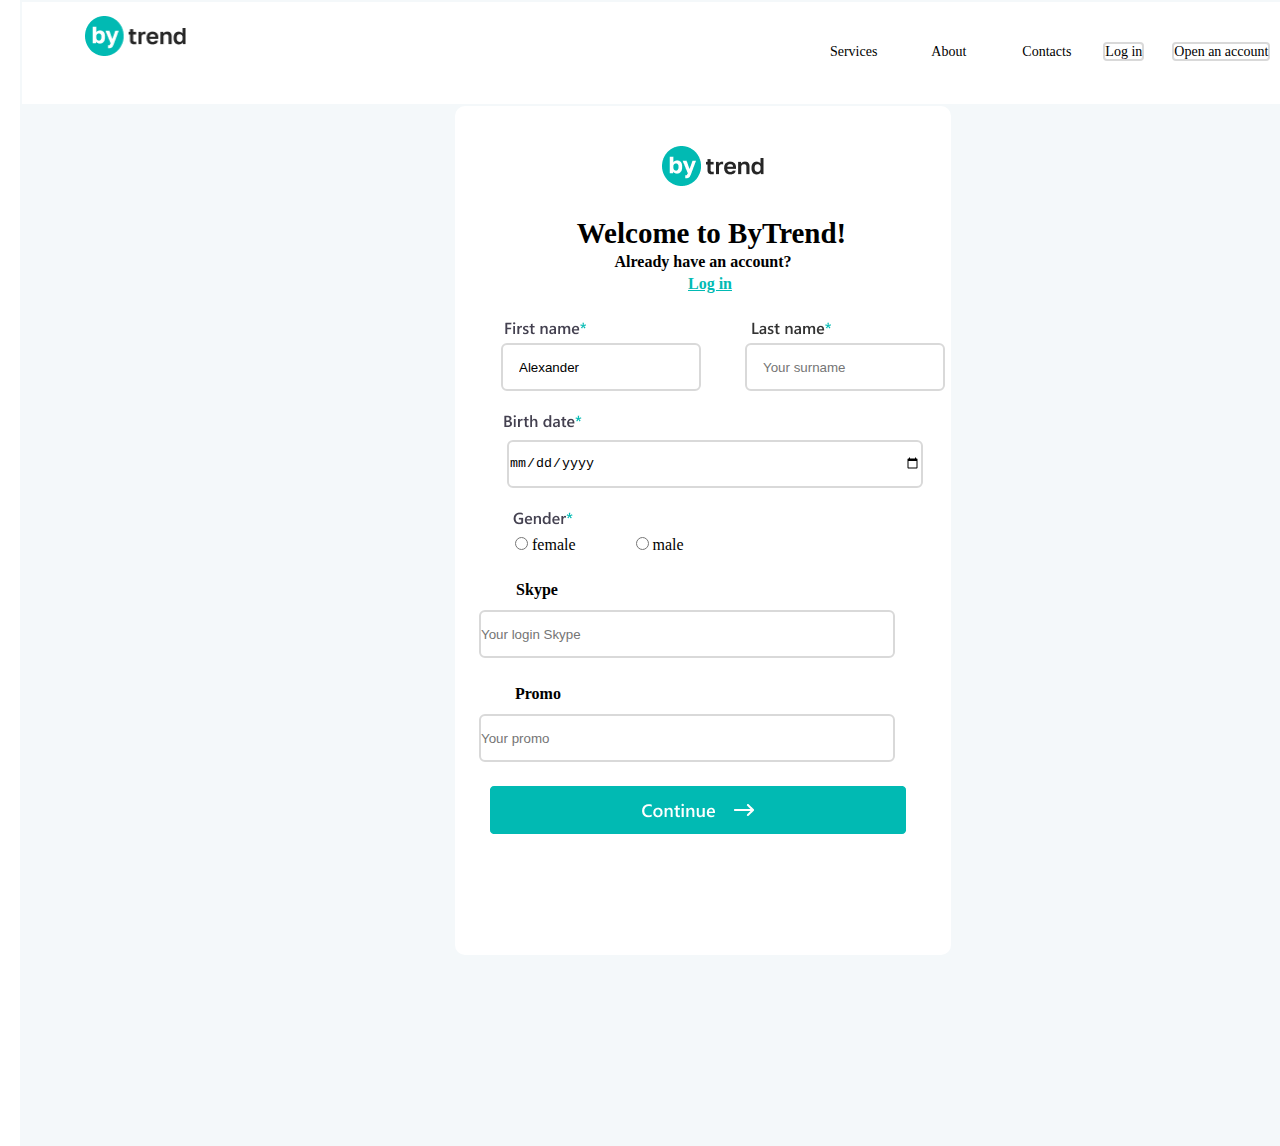
<file: index.html>
<!DOCTYPE html>
<html lang="en">
<head>
    <meta charset="UTF-8">
    <meta name="viewport" content="width=device-width, initial-scale=1.0">
    <title>homework</title>
    <link rel="stylesheet" href="./css/style.css">
</head>
<body>
   <div class="container">
    <div class="nav-link">
        <img class="img" src="./images/logo (2).png" alt="logo">
        <a class="nav-a" href="#">Services</a>
        <a class="a" href="#">About</a>
        <a class="a1" href="#">Contacts</a>
        <a class="button" href="././pages/log-in/index.html">Log in</a>
        <a class="button1" href="././pages/Open an account/index.html">Open an account</a>
        <a class="button2" href="#">EN</a>
    </div>
    <div class="nav-link1">
        <div class="nav-link2">
            <img class="img1" src="./images/logo (2).png" alt="logo">
            <h1 class="h1">Welcome to ByTrend!</h1>
            <h4>Already have an account?</h4>
            <a class="log-a" href="">Log in</a>
            <div class="nav-link3">
                <img class="img2" src="./images/First name_.png" alt="logo">
                <img class="img3" src="./images/Last name_.png" alt="logo">
            </div>
            <div class="form-field">
                <label for=""></label>
                <input class="input" type="text"
                value="Alexander"
                >
                <input class="input" type="text" placeholder="Your surname">
            </div>
            <div>
                <img class="img4" src="./images/Birth date_.png" alt="logo">
            </div>  
            <div class="form-field">
                <input class="input1" type="date" placeholder="12.02.2007">
            </div>    
            <div>
                <img class="img4" src="./images/Gender_.png" alt="logo">
            </div>  
            <div class="nav-link4">
            <div class="form-field1">
                <input class="input4" type="radio" id="female" name="gender">
                <label for="female">female</label>
            </div>    
            <div>
                <div class="form-field1">
                    <input class="input4" type="radio" id="male" name="gender">
                    <label class="input5" for="male">male</label>
                </div>
            </div>                
            </div>
            <div class="nav-link4">
                <div>
                <h6 class="h6">Skype</h6>
                <div>
                <input class="input1" type="text" placeholder="Your login Skype">
                </div>
            </div>
        </div>
        <div class="nav-link4">
            <div>
                <h6 class="h6">Promo</h6>
                <div>
                    <input class="input1" type="text" placeholder="Your promo">
                </div>
            </div>
        </div>
        <div>
            <img href="./pages/log-in/index.html" class="img5" src="./images/btn.png" alt="logo">
        </div>
    </div>
</div>
    </div>
    </div>
</body>
</html>
</file>
<file: css/style.css>
* {
    margin: 0;
    padding: 0;
    box-sizing: border-box;
}

.container {
    text-align: center;
    max-width: 1366px;
    margin: 0 auto;
    padding: 0 20px;
}

.nav-link {
    width: 1366px;
    height: 106px;
    border: 2px solid #F4F8FA;
}

.img {
    width: 101px;
    height: 40px;
    margin-top: 14px;
    margin-left: px;
}

a {
    font-size: 14px;
    font-weight: 400;
    line-height: 14px;
    letter-spacing: 0em;
    text-align: left; 
    margin-top: 19px;  
    text-decoration: none; 
    color: black;
}

.nav-a {
    width: 51px;
    height: 14px;
    margin-top: 19px;
    margin-left: 640px;    
}

.a {
    width: 36px;
    height: 14px;
    margin-left: 50px;
}

.a1 {
    width: 54px;
    height: 20px;
    margin-left: 52px;
}

.button {
    width: 58px;
    height: 36px;
    margin-top: 16px;
    margin-left: 28px;
    border-radius: 4px;
        font-size: 14px;
        font-weight: 400;
        line-height: 14px;
        letter-spacing: 0em;
        text-align: left;
        text-align: center;
        border: 2px solid #D9D9D9;
}

.button1 {
    width: 122px;
    height: 36px;
    margin-left: 24px;
        border-radius: 4px;
            font-size: 14px;
            font-weight: 400;
            line-height: 14px;
            letter-spacing: 0em;
            text-align: left;
            text-align: center;
            border: 2px solid #D9D9D9;
}

.button2 {
    width: 55px;
    height: 36px;
    margin-left: 24px;
    border-radius: 4px;
        font-size: 14px;
        font-weight: 400;
        line-height: 14px;
        letter-spacing: 0em;
        text-align: left;
        text-align: center;
        border: 2px solid #D9D9D9;
}

.nav-link1 {
    width: 1366px;
    height: 1040px;
    margin-top: -80px;
    background-color: #F4F8FA;
}

.nav-link2 {
    width: 496px;
    height: 849px;
    margin-top: 80px;
    margin-left: 435px;
    border-radius: 10px;
    background-color: #fff;
}

.img1 {
    width: 101;
    height: 40px;
    margin-top: 40px;
    margin-left: 20px;
}

.h1 {
    font-family: Segoe UI;
    font-size: 29px;
    font-weight: 700;
    line-height: 39px;
    letter-spacing: 0em;
    width: 293px;
    height: 39px;
    margin-top: 24px;
    margin-left: 110px;
    text-align: center;
}

.h4 {
    width: 175px;
    height: 26px;
    margin-top: 24px;
    margin-left: 31px;
        font-size: 16px;
        font-weight: 400;
        line-height: 26px;
        letter-spacing: 0px;
        text-align: left;
        color: #444150;
}

.log-a {
font-family: Segoe UI;
    font-size: 16px;
    font-weight: 600;
    line-height: 26px;
    letter-spacing: 0px;
    text-align: left;
    width: 45px;
    height: 26px;
    margin-top: 24px;
    margin-left: 14px;
    text-decoration: underline;
    color: #01BAB3;
}

.nav-link3 {
    display: flex;
}

.img2 {
    margin-top: 25px;
    margin-left: 50px;
}

.img3 {
    margin-top: 25px;
    margin-left: 165px;
}

.input {
    width: 200px;
    height: 48px;
    margin-top: 8px;
    margin-left: 40px;
    border-radius: 6px;
    border: 1px;
    border: 2px solid #D9D9D9;
    padding-left: 16px;
}

.img4 {
margin-top: 24px;
margin-left: -320px;
}

.input1 {
        border-radius: 6px;
        border: 1px;
        border: 2px solid #D9D9D9;
        width: 416px;
        height: 48px;
        margin-top: 8px;
        margin-left: 24px;
}

.nav-link4 {
    display: flex;
}

.input4 {
    margin-top: 8px;
    margin-left: 60px;
}

.input5 {
    width: 200px;
    height: 48px;
    border-radius: 32px;
}

.h6 {
    display: block;
font-family: Segoe UI;
    font-size: 16px;
    font-weight: 600;
    line-height: 24px;
    width: 44px;
    margin-top: 24px;
    margin-left: 60px;
}

.img5 {
    margin-top: 24px;
    margin-left: -10px;
}
</file>
